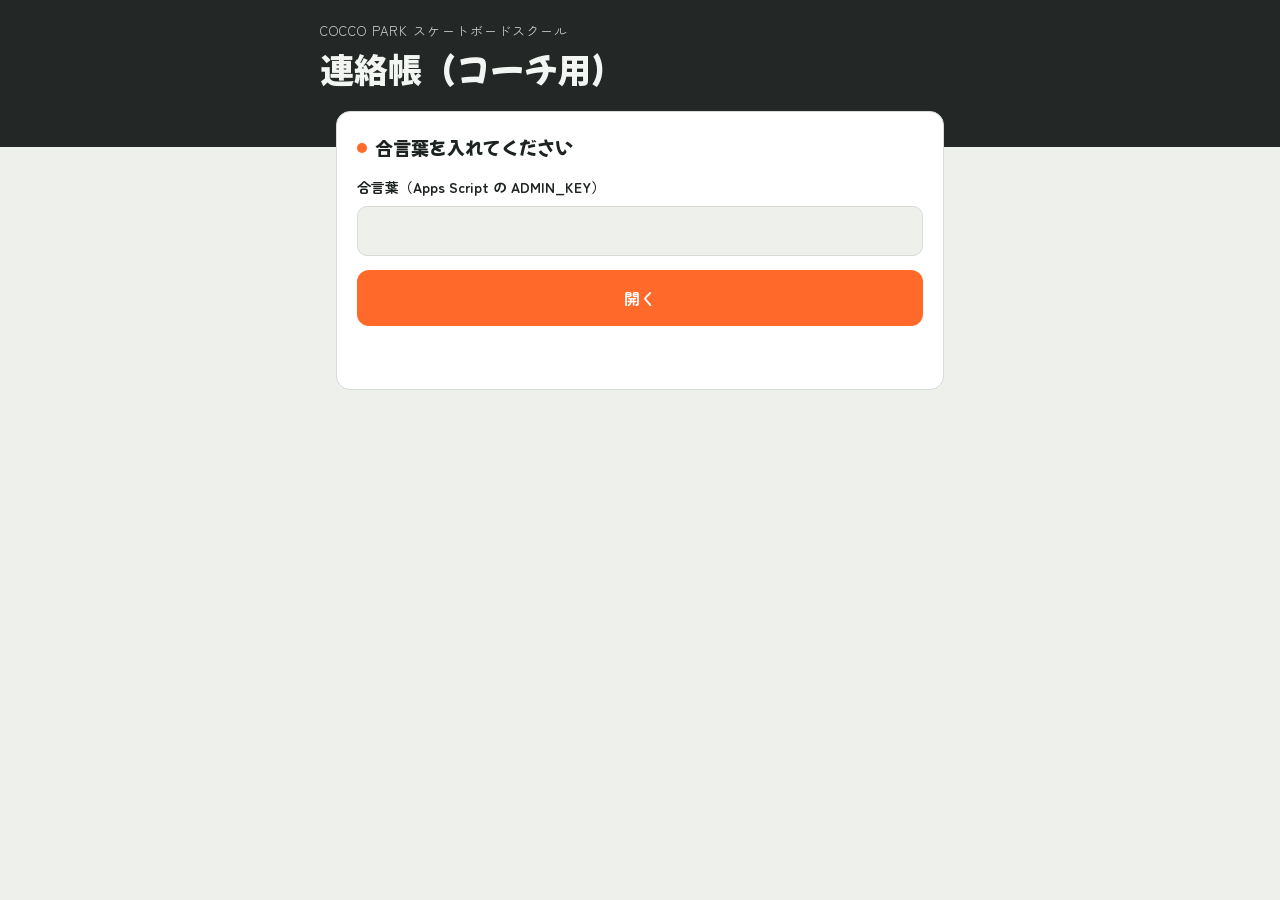
<file: coach.html>
<!doctype html>
<html lang="ja">
<head>
<meta charset="utf-8">
<meta name="viewport" content="width=device-width, initial-scale=1, viewport-fit=cover">
<meta name="robots" content="noindex">
<title>連絡帳 コーチ用</title>
<link rel="preconnect" href="https://fonts.googleapis.com">
<link rel="preconnect" href="https://fonts.gstatic.com" crossorigin>
<link rel="stylesheet" href="https://fonts.googleapis.com/css2?family=Mochiy+Pop+One&family=Zen+Maru+Gothic:wght@500;700&display=swap">
<link rel="stylesheet" href="style.css">
<script src="config.js"></script>
<script src="common.js"></script>
</head>
<body>
<header class="band">
  <div class="band-inner">
    <p class="school" id="school"></p>
    <h1 class="title">連絡帳（コーチ用）</h1>
  </div>
</header>

<main class="wrap">
  <!-- ログイン -->
  <section class="card" id="loginCard">
    <h2><span class="dot"></span>合言葉を入れてください</h2>
    <form class="form" id="loginForm">
      <div class="field"><label for="key">合言葉（Apps Script の ADMIN_KEY）</label><input type="password" id="key" autocomplete="current-password"></div>
      <button class="btn btn-primary" type="submit">開く</button>
      <p class="status" id="loginStatus" role="status"></p>
    </form>
  </section>

  <div id="app" hidden class="wrap-inner">
    <div class="sample-flag" id="gasWarn" hidden role="alert"></div>
    <!-- 連絡帳を書く -->
    <section class="card">
      <h2><span class="dot"></span>連絡帳を書く</h2>
      <form class="form" id="entryForm">
        <div class="field"><label for="student">生徒さん</label><select id="student" required></select></div>
        <div class="grid2">
          <div class="field"><label for="date">日付</label><input type="date" id="date" required></div>
          <div class="field"><label for="count">何回目</label><input type="number" id="count" min="1"></div>
        </div>
        <div class="field"><label for="feedback">コーチからのフィードバック</label><textarea id="feedback" required style="min-height:160px" placeholder="今日の練習の様子や、がんばったことを書いてください"></textarea></div>
        <div class="field"><label for="good">よかったところ・できたこと（任意）</label><textarea id="good"></textarea></div>
        <div class="field"><label for="next">次回の目標（任意）</label><input type="text" id="next"></div>
        <div class="field"><label for="home">おうちでできる練習（任意）</label><textarea id="home"></textarea></div>
        <div class="field"><label for="notice">おしらせ・持ち物（任意）</label><textarea id="notice"></textarea></div>
        <button class="btn btn-primary" type="submit" id="saveBtn">保存する</button>
        <p class="status" id="saveStatus" role="status"></p>
      </form>
      <div id="sendBox" hidden class="form" style="margin-top:12px">
        <div class="field"><label for="sendText">保護者さまへ送る文（コピーしてLINEへ）</label><textarea id="sendText" readonly></textarea></div>
        <button class="btn btn-outline" type="button" data-copy="sendText">文をコピー</button>
      </div>
    </section>

    <!-- 既読・メッセージ -->
    <section class="card">
      <h2><span class="dot"></span>既読・メッセージ</h2>
      <button class="btn btn-outline" type="button" id="reloadBtn">最新の状況にする</button>
      <h3 class="tbl-h">メッセージ</h3>
      <div class="table-scroll"><table><thead><tr><th>受信</th><th>生徒</th><th>差出人</th><th>内容</th></tr></thead><tbody id="msgRows"></tbody></table></div>
      <h3 class="tbl-h">連絡帳（新しい順）</h3>
      <div class="table-scroll"><table><thead><tr><th>日付</th><th>生徒</th><th>回</th><th>既読</th></tr></thead><tbody id="entryRows"></tbody></table></div>
      <p class="note">連絡帳の文章を直したいときは、スプレッドシートの「連絡帳」シートで直接書き換えられます。</p>
    </section>

    <!-- 生徒 -->
    <section class="card">
      <h2><span class="dot"></span>生徒さん</h2>
      <form class="form" id="studentForm">
        <div class="grid2">
          <div class="field"><label for="sName">名前</label><input type="text" id="sName" required placeholder="そうた"></div>
          <div class="field"><label for="sGrade">学年・年齢（任意）</label><input type="text" id="sGrade" placeholder="小学2年"></div>
        </div>
        <button class="btn btn-outline" type="submit" id="addBtn">生徒さんを登録</button>
        <p class="status" id="addStatus" role="status"></p>
      </form>
      <div id="newStudentBox" hidden class="form" style="margin-top:12px">
        <div class="field"><label for="welcomeText">専用リンクのご案内（最初に1回だけLINEで送る）</label><textarea id="welcomeText" readonly style="min-height:140px"></textarea></div>
        <button class="btn btn-outline" type="button" data-copy="welcomeText">文をコピー</button>
      </div>
      <h3 class="tbl-h">登録済み</h3>
      <div class="table-scroll"><table><thead><tr><th>名前</th><th>回数</th><th>専用リンク</th></tr></thead><tbody id="studentRows"></tbody></table></div>
    </section>
  </div>
</main>

<script>
(function () {
  const C = window.SK8_CONFIG, S = window.SK8, el = S.el, $ = (id) => document.getElementById(id);
  $("school").textContent = C.schoolName;
  let KEY = S.store("sk8-admin-key") || "", DB = null;

  const linkFor = (id) => new URL("index.html#s=" + id, location.href).toString();
  const fmtAt = (s) => String(s || "").slice(5).replace("-", "/");
  const say = (id, text, kind) => { $(id).className = "status" + (kind ? " " + kind : ""); $(id).textContent = text; };
  const errText = (e) => e.code === "bad_key" ? "合言葉が違います。" : e.code === "no_gas" ? "config.js に Apps Script のURLが入っていません。" : "通信できませんでした。少し待ってからもう一度お試しください。";

  // ----- データ読み込みと表示 -----
  async function load() {
    DB = await S.get({ key: KEY });
    // 古い Apps Script は連絡帳ごとに "time" を返す。新しいものは返さない
    const old = DB.entries.some((e) => Object.prototype.hasOwnProperty.call(e, "time"));
    $("gasWarn").hidden = !old;
    $("gasWarn").textContent = old
      ? "【要対応】Apps Script が古いプログラムのまま動いています。そのため、保護者さまのページで「何回目」やフィードバックの表示がずれたり、既読が記録されなかったりします。Apps Script に新しいコードを貼り付けて保存し、「デプロイ」→「デプロイを管理」→ 鉛筆マーク →「新バージョン」→「デプロイ」をしてください。"
      : "";
    const counts = {}; DB.entries.forEach((e) => counts[e.student] = (counts[e.student] || 0) + 1);

    const cur = $("student").value;
    $("student").replaceChildren(el("option", { value: "" }, "選んでください"),
      ...DB.students.map((s) => el("option", { value: s.id }, s.name + (s.grade ? "（" + s.grade + "）" : ""))));
    $("student").value = cur;

    $("studentRows").replaceChildren(...(DB.students.length ? DB.students.map((s) => el("tr", {},
      el("td", {}, s.name), el("td", {}, String(counts[s.id] || 0)),
      el("td", {}, el("button", { class: "mini", type: "button", onclick: (ev) => copy(linkFor(s.id), ev.target) }, "リンクをコピー"))))
      : [el("tr", {}, el("td", { colspan: "3" }, "まだ登録がありません。上のフォームから登録してください。"))]));

    const entries = DB.entries.slice().sort((a, b) => String(b.date).localeCompare(String(a.date)) || String(b.createdAt).localeCompare(String(a.createdAt)));
    $("entryRows").replaceChildren(...(entries.length ? entries.map((e) => el("tr", {},
      el("td", {}, S.shortDate(e.date)), el("td", {}, e.name), el("td", {}, e.count),
      el("td", {}, el("span", { class: "pill " + (e.readAt ? "done" : "try") }, e.readAt ? "既読 " + fmtAt(e.readAt) : "未読"))))
      : [el("tr", {}, el("td", { colspan: "4" }, "まだありません"))]));

    const msgs = DB.messages.slice().reverse();
    $("msgRows").replaceChildren(...(msgs.length ? msgs.map((m) => el("tr", {},
      el("td", {}, fmtAt(m.at)), el("td", {}, m.name), el("td", {}, m.from), el("td", { style: "white-space:pre-wrap;min-width:12em" }, m.text)))
      : [el("tr", {}, el("td", { colspan: "4" }, "メッセージはまだありません"))]));
  }

  // 生徒を選んだら「何回目」を自動で入れる（前回の回数＋1。初めてなら1）
  $("student").addEventListener("change", () => {
    if (!DB) return;
    const counts = DB.entries.filter((e) => e.student === $("student").value)
      .map((e) => parseInt(e.count, 10)).filter((n) => n > 0);
    $("count").value = $("student").value ? (counts.length ? Math.max(...counts) : 0) + 1 : "";
  });

  // ----- ログイン -----
  async function login() {
    say("loginStatus", "確認中…");
    try { await load(); S.store("sk8-admin-key", KEY); $("loginCard").hidden = true; $("app").hidden = false; restoreDraft(); }
    catch (e) { say("loginStatus", errText(e), "err"); }
  }
  $("key").value = KEY;
  $("loginForm").addEventListener("submit", (ev) => { ev.preventDefault(); KEY = $("key").value.trim(); login(); });
  if (KEY) login();
  $("date").value = new Date().toLocaleDateString("sv-SE");

  // ----- 書きかけを守る -----
  // 1行の入力欄で改行（Enter）を押しても保存されないようにする
  $("entryForm").addEventListener("keydown", (ev) => {
    if (ev.key === "Enter" && ev.target.tagName === "INPUT") ev.preventDefault();
  });
  // 書いている内容をこの端末に下書き保存（アプリを切り替えて画面が読み込み直されても戻せるように）
  const DRAFT_FIELDS = ["student", "date", "count", "feedback", "good", "next", "home", "notice"];
  const DRAFT_KEY = "sk8-entry-draft";
  function saveDraft() {
    const d = {}; DRAFT_FIELDS.forEach((id) => d[id] = $(id).value);
    S.store(DRAFT_KEY, JSON.stringify(d));
  }
  function clearDraft() { S.store(DRAFT_KEY, ""); }
  function restoreDraft() {
    let d = null; try { d = JSON.parse(S.store(DRAFT_KEY) || "null"); } catch (e) {}
    if (!d || !(d.feedback || d.good || d.next || d.home || d.notice)) return;
    DRAFT_FIELDS.forEach((id) => { if (d[id] != null) $(id).value = d[id]; });
    say("saveStatus", "書きかけの内容を戻しました。まだ保存されていません。", "ok");
  }
  $("entryForm").addEventListener("input", saveDraft);
  $("entryForm").addEventListener("change", saveDraft);

  // ----- 連絡帳を保存 -----
  $("entryForm").addEventListener("submit", async (ev) => {
    ev.preventDefault();
    const st = DB.students.find((s) => s.id === $("student").value);
    $("saveBtn").disabled = true; say("saveStatus", "保存中…");
    try {
      await S.post({ type: "entry", key: KEY, student: st.id, date: $("date").value,
        count: $("count").value, feedback: $("feedback").value.trim(), good: $("good").value.trim(),
        next: $("next").value.trim(), home: $("home").value.trim(), notice: $("notice").value.trim() });
      say("saveStatus", "保存しました。下の文をLINEで送ってください。", "ok");
      $("sendText").value = `${st.name}さんの今日の連絡帳が届きました🛹\nいつものリンクからご覧ください。読んだら「読みました」ボタンを押してくださいね。\n${linkFor(st.id)}`;
      $("sendBox").hidden = false;
      ["feedback", "good", "next", "home", "notice"].forEach((id) => $(id).value = "");
      clearDraft();
      await load(); $("count").value = "";
    } catch (e) { say("saveStatus", errText(e), "err"); }
    finally { $("saveBtn").disabled = false; }
  });

  // ----- 生徒を登録 -----
  $("studentForm").addEventListener("submit", async (ev) => {
    ev.preventDefault();
    const name = $("sName").value.trim();
    $("addBtn").disabled = true; say("addStatus", "登録中…");
    try {
      const r = await S.post({ type: "student", key: KEY, name, grade: $("sGrade").value.trim() });
      say("addStatus", name + "さんを登録しました。下の文を保護者さまにLINEで送ってください。", "ok");
      $("welcomeText").value = `${C.schoolName}です。\n${name}さんの「スケボー連絡帳」の専用リンクです。\nレッスンのたびにここに連絡帳が追加され、これまでの記録もすべて見られます。ブックマークやホーム画面への追加がおすすめです。\n${linkFor(r.id)}\n※ご家族以外には共有しないでください。\n\n使い方はこちら\n${new URL("guide.html", location.href)}`;
      $("newStudentBox").hidden = false; $("sName").value = ""; $("sGrade").value = "";
      await load();
    } catch (e) { say("addStatus", errText(e), "err"); }
    finally { $("addBtn").disabled = false; }
  });

  // ----- コピー -----
  function copy(text, btn) {
    const done = () => { const t = btn.textContent; btn.textContent = "コピーしました"; setTimeout(() => btn.textContent = t, 1500); };
    navigator.clipboard.writeText(text).then(done).catch(() => { window.prompt ? window.prompt("コピーしてください", text) : null; });
  }
  document.querySelectorAll("[data-copy]").forEach((b) => b.addEventListener("click", () => copy($(b.dataset.copy).value, b)));
  $("reloadBtn").addEventListener("click", async () => { try { await load(); } catch (e) { alert(errText(e)); } });
})();
</script>
</body>
</html>
</file>
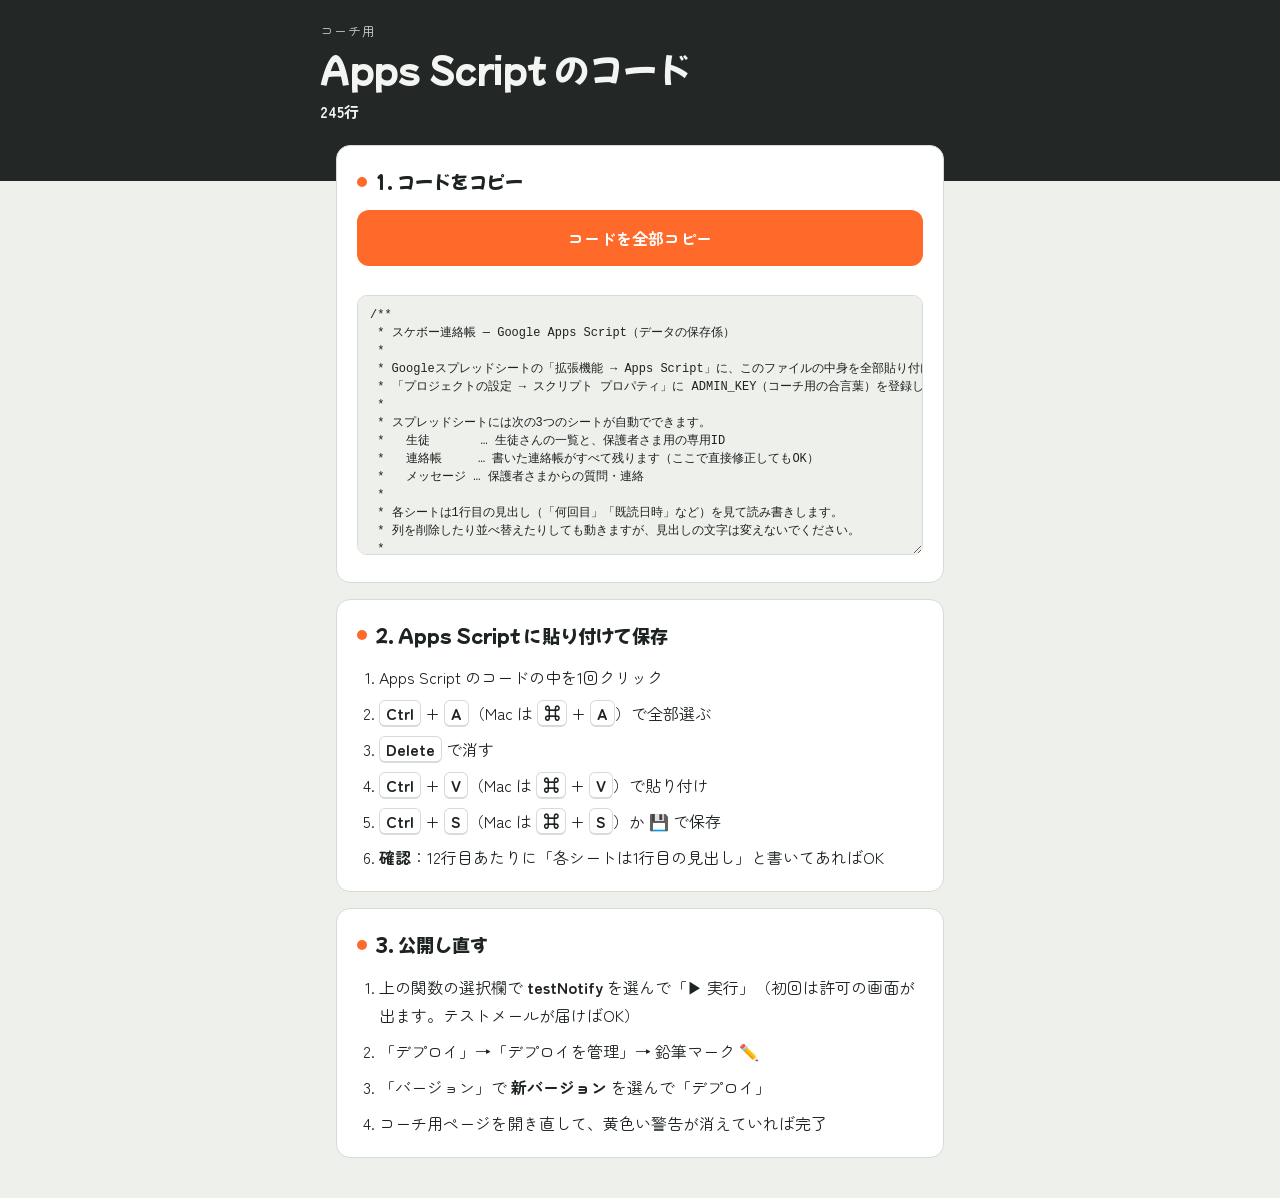
<file: code.html>
<!doctype html>
<html lang="ja">
<head>
<meta charset="utf-8">
<meta name="viewport" content="width=device-width, initial-scale=1, viewport-fit=cover">
<meta name="robots" content="noindex">
<title>Apps Script コード</title>
<link rel="preconnect" href="https://fonts.googleapis.com">
<link rel="preconnect" href="https://fonts.gstatic.com" crossorigin>
<link rel="stylesheet" href="https://fonts.googleapis.com/css2?family=Mochiy+Pop+One&family=Zen+Maru+Gothic:wght@500;700&display=swap">
<link rel="stylesheet" href="style.css">
<style>
  #code {
    width: 100%; min-height: 260px; font-family: ui-monospace, "SFMono-Regular", Menlo, Consolas, monospace;
    font-size: 12px; line-height: 1.5; white-space: pre; overflow: auto;
  }
  ol.how { margin: 0; padding-left: 1.4em; display: grid; gap: 8px; }
  kbd {
    font-family: inherit; font-weight: 700; border: 1px solid var(--line); border-bottom-width: 2px;
    border-radius: 6px; padding: 0 6px; background: var(--paper); white-space: nowrap;
  }
</style>
</head>
<body>
<header class="band">
  <div class="band-inner">
    <p class="school">コーチ用</p>
    <h1 class="title">Apps Script のコード</h1>
    <p class="who" id="ver"></p>
  </div>
</header>

<main class="wrap">
  <section class="card">
    <h2><span class="dot"></span>1. コードをコピー</h2>
    <button class="btn btn-primary" id="copyBtn" type="button" disabled>読み込み中…</button>
    <p class="status" id="copyStatus" role="status"></p>
    <textarea id="code" readonly aria-label="Apps Script のコード"></textarea>
  </section>

  <section class="card">
    <h2><span class="dot"></span>2. Apps Script に貼り付けて保存</h2>
    <ol class="how">
      <li>Apps Script のコードの中を1回クリック</li>
      <li><kbd>Ctrl</kbd> + <kbd>A</kbd>（Mac は <kbd>⌘</kbd> + <kbd>A</kbd>）で全部選ぶ</li>
      <li><kbd>Delete</kbd> で消す</li>
      <li><kbd>Ctrl</kbd> + <kbd>V</kbd>（Mac は <kbd>⌘</kbd> + <kbd>V</kbd>）で貼り付け</li>
      <li><kbd>Ctrl</kbd> + <kbd>S</kbd>（Mac は <kbd>⌘</kbd> + <kbd>S</kbd>）か 💾 で保存</li>
      <li><strong>確認</strong>：12行目あたりに「各シートは1行目の見出し」と書いてあればOK</li>
    </ol>
  </section>

  <section class="card">
    <h2><span class="dot"></span>3. 公開し直す</h2>
    <ol class="how">
      <li>上の関数の選択欄で <strong>testNotify</strong> を選んで「▶ 実行」（初回は許可の画面が出ます。テストメールが届けばOK）</li>
      <li>「デプロイ」→「デプロイを管理」→ 鉛筆マーク ✏️</li>
      <li>「バージョン」で <strong>新バージョン</strong> を選んで「デプロイ」</li>
      <li>コーチ用ページを開き直して、黄色い警告が消えていれば完了</li>
    </ol>
  </section>
</main>

<script>
(async function () {
  const $ = (id) => document.getElementById(id);
  try {
    const res = await fetch("gas/Code.gs?t=" + Date.now(), { cache: "no-store" });
    if (!res.ok) throw new Error(res.status);
    const text = await res.text();
    $("code").value = text;
    $("copyBtn").disabled = false;
    $("copyBtn").textContent = "コードを全部コピー";
    $("ver").textContent = text.split("\n").length + "行";
  } catch (e) {
    $("copyBtn").textContent = "読み込めませんでした";
    $("copyStatus").className = "status err";
    $("copyStatus").textContent = "ページを開き直してください。";
  }
  $("copyBtn").addEventListener("click", () => {
    const text = $("code").value;
    navigator.clipboard.writeText(text).then(() => {
      $("copyStatus").className = "status ok";
      $("copyStatus").textContent = "コピーしました。Apps Script に貼り付けてください。";
    }).catch(() => {
      $("code").focus(); $("code").select();
      $("copyStatus").className = "status";
      $("copyStatus").textContent = "下の枠のコードを全部選びました。右クリック（長押し）→「コピー」してください。";
    });
  });
})();
</script>
</body>
</html>
</file>
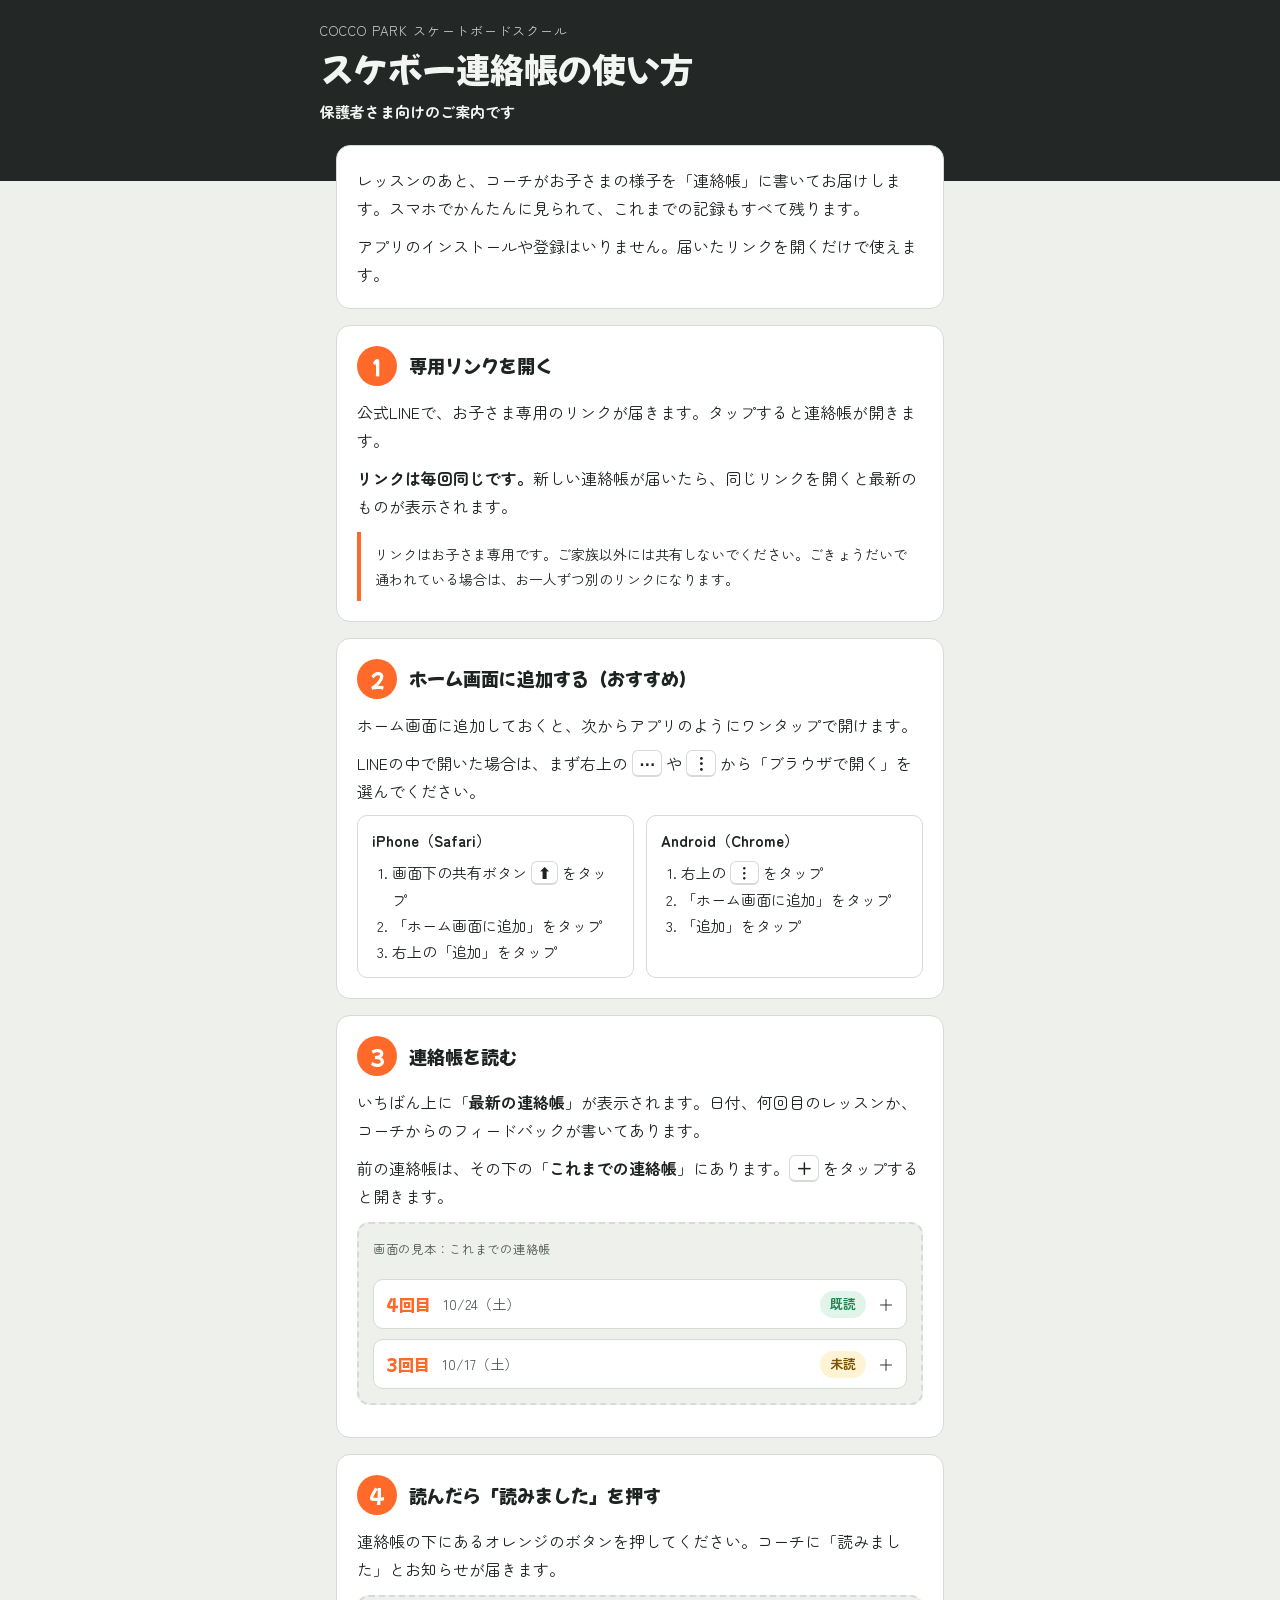
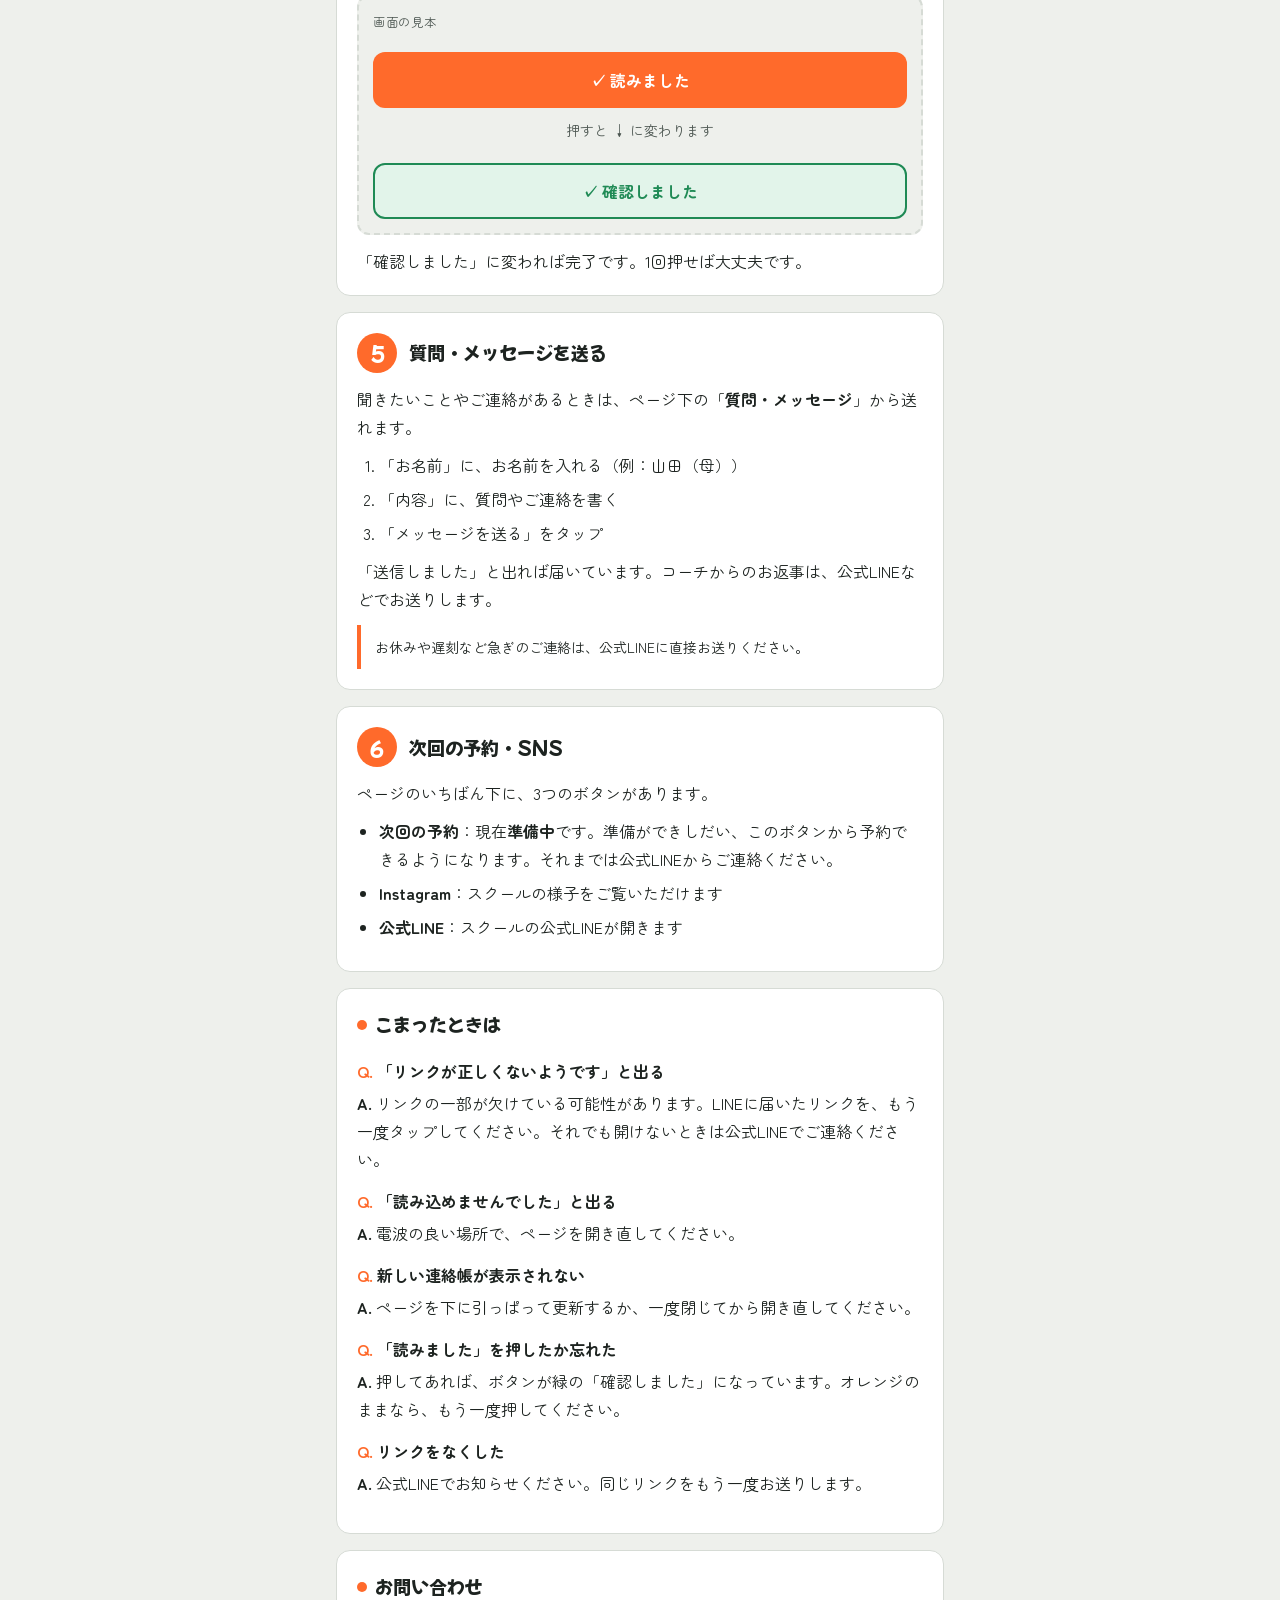
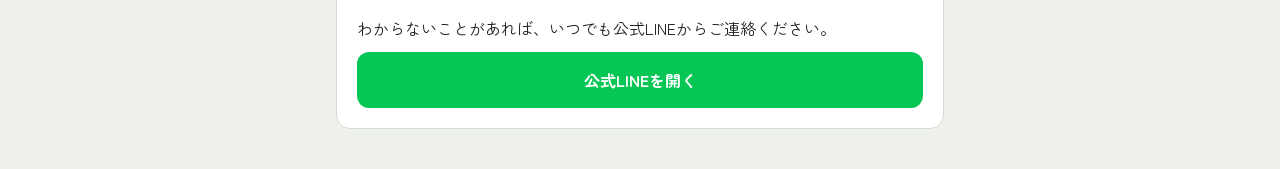
<file: guide.html>
<!doctype html>
<html lang="ja">
<head>
<meta charset="utf-8">
<meta name="viewport" content="width=device-width, initial-scale=1, viewport-fit=cover">
<title>スケボー連絡帳の使い方</title>
<link rel="preconnect" href="https://fonts.googleapis.com">
<link rel="preconnect" href="https://fonts.gstatic.com" crossorigin>
<link rel="stylesheet" href="https://fonts.googleapis.com/css2?family=Mochiy+Pop+One&family=Zen+Maru+Gothic:wght@500;700&display=swap">
<link rel="stylesheet" href="style.css">
<script src="config.js"></script>
<style>
  /* 手順は本当に順番があるので、番号を大きく見せる */
  .step-head { display: flex; align-items: center; gap: 12px; margin: 0 0 12px; }
  .step-no {
    flex: none; width: 40px; height: 40px; border-radius: 50%;
    background: var(--accent); color: var(--accent-ink);
    font-family: var(--display); font-size: 20px; display: grid; place-items: center;
  }
  .step-head h2 { margin: 0; }
  .card p { margin: 0 0 10px; }
  .card p:last-child { margin-bottom: 0; }
  ol.how, ul.how { margin: 0 0 10px; padding-left: 1.4em; display: grid; gap: 6px; }
  /* 実際の画面に似せた見本 */
  .mock {
    border: 2px dashed var(--line); border-radius: 12px; padding: 14px;
    margin: 12px 0; display: grid; gap: 10px; background: var(--bg);
  }
  .mock-label { font-size: 12px; color: var(--muted); letter-spacing: .06em; margin: 0; }
  .mock .btn { pointer-events: none; min-height: 46px; }
  .mock-row {
    display: flex; align-items: center; gap: 12px; border: 1px solid var(--line);
    border-radius: 10px; padding: 10px 12px; background: var(--paper);
  }
  .mock-row .n { font-family: var(--display); color: var(--accent); }
  .mock-row .d { color: var(--muted); font-size: 14px; flex: 1; }
  .arrow { text-align: center; color: var(--muted); font-size: 14px; margin: 0; }
  .tip {
    background: var(--paper); border-left: 4px solid var(--accent); border-radius: 0 10px 10px 0;
    padding: 10px 14px; font-size: 14px; margin-top: 12px;
  }
  .phone-split { display: grid; grid-template-columns: repeat(auto-fit, minmax(220px, 1fr)); gap: 12px; margin-top: 8px; }
  .phone-split > div { border: 1px solid var(--line); border-radius: 10px; padding: 12px 14px; min-width: 0; }
  .phone-split h3 { font-size: 15px; margin: 0 0 6px; }
  .phone-split ol { margin: 0; padding-left: 1.3em; font-size: 15px; }
  .qa dt { font-weight: 700; margin-top: 14px; }
  .qa dt:first-child { margin-top: 0; }
  .qa dt::before { content: "Q. "; color: var(--accent); }
  .qa dd { margin: 4px 0 0; }
  .qa dd::before { content: "A. "; font-weight: 700; }
  kbd {
    font-family: inherit; font-weight: 700; border: 1px solid var(--line); border-bottom-width: 2px;
    border-radius: 6px; padding: 0 6px; background: var(--paper); white-space: nowrap;
  }
</style>
</head>
<body>
<header class="band">
  <div class="band-inner">
    <p class="school" id="school"></p>
    <h1 class="title">スケボー連絡帳の使い方</h1>
    <p class="who">保護者さま向けのご案内です</p>
  </div>
</header>

<main class="wrap">
  <section class="card">
    <p>レッスンのあと、コーチがお子さまの様子を「連絡帳」に書いてお届けします。スマホでかんたんに見られて、これまでの記録もすべて残ります。</p>
    <p>アプリのインストールや登録はいりません。届いたリンクを開くだけで使えます。</p>
  </section>

  <section class="card" aria-labelledby="s1">
    <div class="step-head"><span class="step-no">1</span><h2 id="s1">専用リンクを開く</h2></div>
    <p>公式LINEで、お子さま専用のリンクが届きます。タップすると連絡帳が開きます。</p>
    <p><strong>リンクは毎回同じです。</strong>新しい連絡帳が届いたら、同じリンクを開くと最新のものが表示されます。</p>
    <div class="tip">リンクはお子さま専用です。ご家族以外には共有しないでください。ごきょうだいで通われている場合は、お一人ずつ別のリンクになります。</div>
  </section>

  <section class="card" aria-labelledby="s2">
    <div class="step-head"><span class="step-no">2</span><h2 id="s2">ホーム画面に追加する（おすすめ）</h2></div>
    <p>ホーム画面に追加しておくと、次からアプリのようにワンタップで開けます。</p>
    <p>LINEの中で開いた場合は、まず右上の <kbd>⋯</kbd> や <kbd>︙</kbd> から「ブラウザで開く」を選んでください。</p>
    <div class="phone-split">
      <div>
        <h3>iPhone（Safari）</h3>
        <ol>
          <li>画面下の共有ボタン <kbd>⬆</kbd> をタップ</li>
          <li>「ホーム画面に追加」をタップ</li>
          <li>右上の「追加」をタップ</li>
        </ol>
      </div>
      <div>
        <h3>Android（Chrome）</h3>
        <ol>
          <li>右上の <kbd>︙</kbd> をタップ</li>
          <li>「ホーム画面に追加」をタップ</li>
          <li>「追加」をタップ</li>
        </ol>
      </div>
    </div>
  </section>

  <section class="card" aria-labelledby="s3">
    <div class="step-head"><span class="step-no">3</span><h2 id="s3">連絡帳を読む</h2></div>
    <p>いちばん上に「<strong>最新の連絡帳</strong>」が表示されます。日付、何回目のレッスンか、コーチからのフィードバックが書いてあります。</p>
    <p>前の連絡帳は、その下の「<strong>これまでの連絡帳</strong>」にあります。<kbd>＋</kbd> をタップすると開きます。</p>
    <div class="mock" aria-hidden="true">
      <p class="mock-label">画面の見本：これまでの連絡帳</p>
      <div class="mock-row"><span class="n">4回目</span><span class="d">10/24（土）</span><span class="pill done">既読</span><span>＋</span></div>
      <div class="mock-row"><span class="n">3回目</span><span class="d">10/17（土）</span><span class="pill try">未読</span><span>＋</span></div>
    </div>
  </section>

  <section class="card" aria-labelledby="s4">
    <div class="step-head"><span class="step-no">4</span><h2 id="s4">読んだら「読みました」を押す</h2></div>
    <p>連絡帳の下にあるオレンジのボタンを押してください。コーチに「読みました」とお知らせが届きます。</p>
    <div class="mock" aria-hidden="true">
      <p class="mock-label">画面の見本</p>
      <span class="btn btn-primary">✓ 読みました</span>
      <p class="arrow">押すと ↓ に変わります</p>
      <span class="btn btn-ok">✓ 確認しました</span>
    </div>
    <p>「確認しました」に変われば完了です。1回押せば大丈夫です。</p>
  </section>

  <section class="card" aria-labelledby="s5">
    <div class="step-head"><span class="step-no">5</span><h2 id="s5">質問・メッセージを送る</h2></div>
    <p>聞きたいことやご連絡があるときは、ページ下の「<strong>質問・メッセージ</strong>」から送れます。</p>
    <ol class="how">
      <li>「お名前」に、お名前を入れる（例：山田（母））</li>
      <li>「内容」に、質問やご連絡を書く</li>
      <li>「メッセージを送る」をタップ</li>
    </ol>
    <p>「送信しました」と出れば届いています。コーチからのお返事は、公式LINEなどでお送りします。</p>
    <div class="tip">お休みや遅刻など急ぎのご連絡は、公式LINEに直接お送りください。</div>
  </section>

  <section class="card" aria-labelledby="s6">
    <div class="step-head"><span class="step-no">6</span><h2 id="s6">次回の予約・SNS</h2></div>
    <p>ページのいちばん下に、3つのボタンがあります。</p>
    <ul class="how">
      <li id="reserveItem"><strong>次回の予約</strong>：現在<strong>準備中</strong>です。準備ができしだい、このボタンから予約できるようになります。それまでは公式LINEからご連絡ください。</li>
      <li><strong>Instagram</strong>：スクールの様子をご覧いただけます</li>
      <li><strong>公式LINE</strong>：スクールの公式LINEが開きます</li>
    </ul>
  </section>

  <section class="card" aria-labelledby="faq">
    <h2 id="faq"><span class="dot"></span>こまったときは</h2>
    <dl class="qa">
      <dt>「リンクが正しくないようです」と出る</dt>
      <dd>リンクの一部が欠けている可能性があります。LINEに届いたリンクを、もう一度タップしてください。それでも開けないときは公式LINEでご連絡ください。</dd>
      <dt>「読み込めませんでした」と出る</dt>
      <dd>電波の良い場所で、ページを開き直してください。</dd>
      <dt>新しい連絡帳が表示されない</dt>
      <dd>ページを下に引っぱって更新するか、一度閉じてから開き直してください。</dd>
      <dt>「読みました」を押したか忘れた</dt>
      <dd>押してあれば、ボタンが緑の「確認しました」になっています。オレンジのままなら、もう一度押してください。</dd>
      <dt>リンクをなくした</dt>
      <dd>公式LINEでお知らせください。同じリンクをもう一度お送りします。</dd>
    </dl>
  </section>

  <section class="card" aria-labelledby="contact">
    <h2 id="contact"><span class="dot"></span>お問い合わせ</h2>
    <p>わからないことがあれば、いつでも公式LINEからご連絡ください。</p>
    <a class="btn btn-line" id="lineBtn" target="_blank" rel="noopener">公式LINEを開く</a>
  </section>
</main>

<script>
  (function () {
    var C = window.SK8_CONFIG || {};
    document.getElementById("school").textContent = C.schoolName || "";
    if (C.lineUrl) document.getElementById("lineBtn").href = C.lineUrl;
    if (C.reserveUrl) document.getElementById("reserveItem").innerHTML = "<strong>次回の予約をする</strong>：次のレッスンの予約ページが開きます";
  })();
</script>
</body>
</html>
</file>
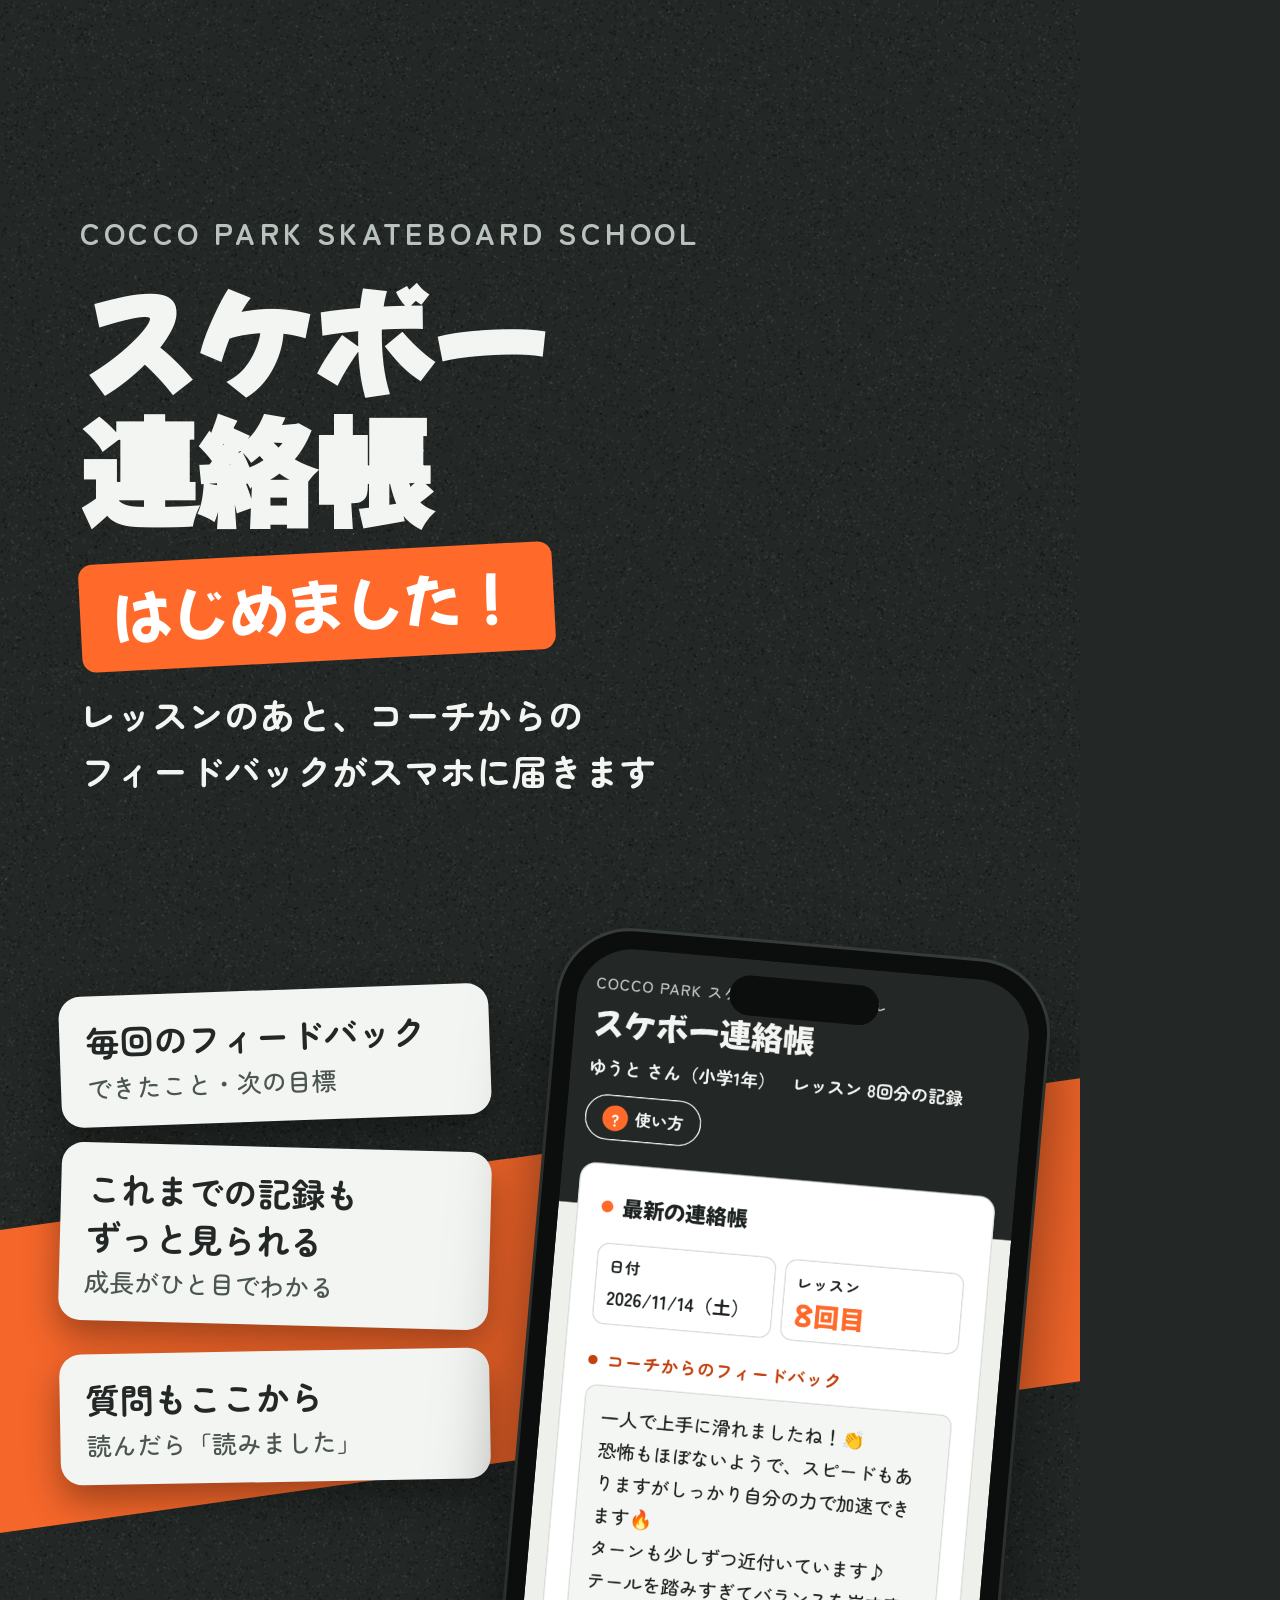
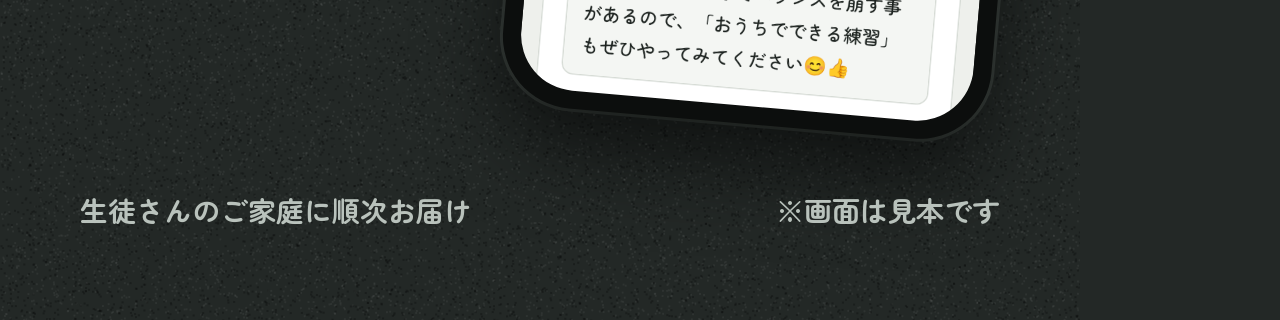
<file: promo/story.html>
<!doctype html>
<html lang="ja">
<head>
<meta charset="utf-8">
<title>連絡帳 ストーリー画像</title>
<link rel="stylesheet" href="https://fonts.googleapis.com/css2?family=Mochiy+Pop+One&family=Zen+Maru+Gothic:wght@500;700&display=swap">
<style>
  /* Instagram ストーリー 1080×1920。上下の約220pxはアカウント名・返信欄がかぶるので文字を置かない */
  :root {
    --grip: #232826; --grip-2: #2c322f; --ink: #f3f5f2; --muted: #b9c2bc;
    --accent: #ff6a2b; --accent-ink: #ffffff;
    --display: "Mochiy Pop One", sans-serif; --body: "Zen Maru Gothic", sans-serif;
  }
  * { box-sizing: border-box; }
  html, body { margin: 0; }
  body { width: 1080px; height: 1920px; overflow: hidden; background: var(--grip); color: var(--ink); font-family: var(--body); }
  .story { position: relative; width: 1080px; height: 1920px; overflow: hidden; }
  canvas#grip { position: absolute; inset: 0; }

  /* オレンジの太い帯（デッキテープの上のステッカーのイメージ） */
  .slash {
    position: absolute; left: -120px; top: 1150px; width: 1400px; height: 300px;
    background: var(--accent); transform: rotate(-8deg); opacity: .95;
  }

  .head { position: absolute; top: 210px; left: 80px; right: 80px; }
  .brand { font-size: 30px; letter-spacing: .14em; color: var(--muted); margin: 0 0 22px; font-weight: 700; }
  .title { font-family: var(--display); font-size: 116px; line-height: 1.1; margin: 0; letter-spacing: .01em; }
  .badge {
    display: inline-block; margin-top: 22px; background: var(--accent); color: var(--accent-ink);
    font-family: var(--display); font-size: 58px; padding: 10px 34px 14px; border-radius: 14px;
    transform: rotate(-3deg);
  }
  .lead { font-size: 36px; line-height: 1.55; margin: 26px 0 0; font-weight: 700; }

  /* スマホの見本 */
  .phone {
    position: absolute; top: 945px; right: 60px; width: 490px; height: 780px;
    border-radius: 72px; background: #0c0e0d; padding: 18px;
    box-shadow: 0 40px 80px rgba(0,0,0,.55), 0 0 0 3px #3a413d;
    transform: rotate(5deg);
  }
  .screen { width: 100%; height: 100%; border-radius: 56px; overflow: hidden; background: #eef0ec; }
  .screen img { width: 100%; display: block; }
  .notch { position: absolute; top: 34px; left: 50%; width: 150px; height: 40px; margin-left: -75px; border-radius: 20px; background: #0c0e0d; }

  /* できること */
  .points { position: absolute; top: 990px; left: 60px; width: 430px; display: grid; gap: 26px; }
  .point {
    background: var(--ink); color: var(--grip); border-radius: 22px; padding: 22px 26px;
    font-size: 34px; font-weight: 700; line-height: 1.4;
    box-shadow: 0 16px 34px rgba(0,0,0,.35);
  }
  .point small { display: block; font-size: 25px; color: #4c5651; font-weight: 500; margin-top: 4px; }
  .point:nth-child(1) { transform: rotate(-2deg); }
  .point:nth-child(2) { transform: rotate(1.5deg); }
  .point:nth-child(3) { transform: rotate(-1deg); }

  .foot { position: absolute; left: 80px; right: 80px; top: 1790px; display: flex; justify-content: space-between; align-items: baseline; }
  .foot p { margin: 0; font-size: 28px; color: var(--muted); font-weight: 700; }
</style>
</head>
<body>
<div class="story">
  <canvas id="grip" width="1080" height="1920"></canvas>
  <div class="slash"></div>

  <div class="head">
    <p class="brand">COCCO PARK SKATEBOARD SCHOOL</p>
    <h1 class="title">スケボー<br>連絡帳</h1>
    <span class="badge">はじめました！</span>
    <p class="lead">レッスンのあと、コーチからの<br>フィードバックがスマホに届きます</p>
  </div>

  <div class="points">
    <div class="point">毎回のフィードバック<small>できたこと・次の目標</small></div>
    <div class="point">これまでの記録も<br>ずっと見られる<small>成長がひと目でわかる</small></div>
    <div class="point">質問もここから<small>読んだら「読みました」</small></div>
  </div>

  <div class="phone">
    <div class="screen"><img src="phone-sample.png" alt=""></div>
    <div class="notch"></div>
  </div>

  <div class="foot">
    <p>生徒さんのご家庭に順次お届け</p>
    <p>※画面は見本です</p>
  </div>
</div>
<script>
  // デッキテープ（グリップテープ）のざらざらした質感
  const c = document.getElementById("grip"), x = c.getContext("2d");
  x.fillStyle = "#232826"; x.fillRect(0, 0, c.width, c.height);
  let seed = 7; const rnd = () => (seed = (seed * 16807) % 2147483647) / 2147483647;
  for (let i = 0; i < 90000; i++) {
    const v = rnd(); x.fillStyle = v > .5 ? "rgba(255,255,255,.05)" : "rgba(0,0,0,.25)";
    x.fillRect(rnd() * c.width, rnd() * c.height, 2, 2);
  }
</script>
</body>
</html>
</file>
<file: style.css>
/* Layout: one narrow column like a paper notebook, grip-tape dark header band, concrete page */
:root {
  --bg: #eef0ec;          /* concrete */
  --paper: #ffffff;
  --ink: #1d2320;
  --muted: #4c5651;
  --line: #d6dbd5;
  --accent: #ff6a2b;      /* wheel orange */
  --accent-ink: #ffffff;
  --accent-text: #c2410c;  /* 白地でも読める濃いオレンジ（文字用） */
  --panel: #f4f6f3;        /* 本文を入れる枠 */
  --grip: #232826;        /* grip tape */
  --grip-ink: #f3f5f2;
  --ok: #1f8a55;
  --ok-bg: #e2f4ea;
  --warn-bg: #fff3d6;
  --warn-ink: #7a5300;
  --insta: #c13584;
  --line-green: #06c755;
  --display: "Mochiy Pop One", "Hiragino Sans", "Yu Gothic", sans-serif;
  --body: "Zen Maru Gothic", "Hiragino Maru Gothic ProN", "Hiragino Sans", "Yu Gothic", "Meiryo", sans-serif;
  color-scheme: light;
}
@media (prefers-color-scheme: dark) {
  :root {
    --bg: #161a18;
    --paper: #202523;
    --ink: #eef1ee;
    --muted: #b8c1bb;
    --line: #353c38;
    --accent: #ff7a40;
    --accent-ink: #1a0d06;
    --accent-text: #ff9a66;
    --panel: #2a302d;
    --grip: #0e1110;
    --grip-ink: #eef1ee;
    --ok: #5fd39a;
    --ok-bg: #15372a;
    --warn-bg: #3a2f12;
    --warn-ink: #f5d68a;
    --insta: #e46bb0;
    --line-green: #2bd977;
    color-scheme: dark;
  }
}

* { box-sizing: border-box; }
html { -webkit-text-size-adjust: 100%; }
body {
  margin: 0;
  background: var(--bg);
  color: var(--ink);
  font-family: var(--body);
  font-size: 16px;
  line-height: 1.75;
}
a { color: inherit; }
button, input, textarea, select { font: inherit; color: inherit; }

.band {
  background: var(--grip);
  color: var(--grip-ink);
  padding-block: 20px 56px;
  padding-left: max(16px, env(safe-area-inset-left, 0px));
  padding-right: max(16px, env(safe-area-inset-right, 0px));
  padding-top: calc(20px + env(safe-area-inset-top, 0px));
}
.band-inner, .wrap { max-width: 640px; margin: 0 auto; }
.school { font-size: 13px; letter-spacing: .08em; opacity: .8; margin: 0; }
.title { font-family: var(--display); font-weight: 400; font-size: clamp(26px, 7vw, 34px); line-height: 1.3; margin: 4px 0 0; text-wrap: balance; }

.wrap {
  margin-top: -36px;
  padding-left: max(16px, env(safe-area-inset-left, 0px));
  padding-right: max(16px, env(safe-area-inset-right, 0px));
  padding-bottom: calc(40px + env(safe-area-inset-bottom, 0px));
  display: grid;
  gap: 16px;
}
.card {
  background: var(--paper);
  border: 1px solid var(--line);
  border-radius: 14px;
  padding: 20px;
  min-width: 0;
}
.card h2 {
  font-family: var(--display);
  font-weight: 400;
  font-size: 18px;
  margin: 0 0 12px;
  display: flex; align-items: center; gap: 8px;
}
.card h2 .dot { width: 10px; height: 10px; border-radius: 50%; background: var(--accent); flex: none; }

/* Lesson meta: date / time / count */
.meta { display: grid; grid-template-columns: repeat(2, minmax(0, 1fr)); gap: 8px; }
.meta div { border: 1px solid var(--line); border-radius: 10px; padding: 8px 10px; min-width: 0; }
.meta dt { font-size: 13px; color: var(--ink); font-weight: 700; letter-spacing: .06em; }
.meta dd { margin: 0; font-weight: 700; font-variant-numeric: tabular-nums; }
.meta .count dd { font-family: var(--display); font-weight: 400; font-size: 22px; color: var(--accent); line-height: 1.3; }
.student { font-size: 20px; font-weight: 700; margin: 0 0 12px; }
.student small { font-size: 14px; color: var(--muted); font-weight: 500; margin-left: 6px; }

.feedback { white-space: pre-wrap; overflow-wrap: anywhere; margin: 0; }
.sub { margin-top: 18px; }
.sub h3 {
  font-size: 15px; font-weight: 700; color: var(--accent-text); margin: 0 0 8px; letter-spacing: .04em;
  display: flex; align-items: center; gap: 8px;
}
.sub h3::before { content: ""; width: 8px; height: 8px; border-radius: 50%; background: currentColor; flex: none; }
/* 本文は枠の中に入れて、タイトルと分ける */
.sub h3 + p {
  background: var(--panel); border-radius: 10px; padding: 12px 14px;
  border: 1px solid var(--line);
}
.sub p { margin: 0; white-space: pre-wrap; overflow-wrap: anywhere; }

.pill { font-size: 13px; font-weight: 700; padding: 2px 10px; border-radius: 999px; white-space: nowrap; }
.pill.done { background: var(--ok-bg); color: var(--ok); }
.pill.try { background: var(--warn-bg); color: var(--warn-ink); }
.pill.new { background: var(--bg); color: var(--muted); }


/* Buttons */
.btn {
  display: flex; align-items: center; justify-content: center; gap: 8px;
  width: 100%; min-height: 52px; padding: 12px 16px;
  border-radius: 12px; border: 2px solid transparent;
  font-weight: 700; font-size: 16px; text-decoration: none; cursor: pointer;
  transition: transform .08s ease, filter .15s ease;
}
.btn:active { transform: translateY(1px); }
.btn:hover { filter: brightness(1.05); }
.btn:focus-visible, input:focus-visible, textarea:focus-visible, select:focus-visible { outline: 3px solid var(--accent); outline-offset: 2px; }
.btn-primary { background: var(--accent); color: var(--accent-ink); }
.btn-ok { background: var(--ok-bg); color: var(--ok); border-color: var(--ok); cursor: default; }
.btn-outline { background: transparent; border-color: var(--ink); color: var(--ink); }
.btn-insta { background: var(--insta); color: #fff; }
.btn-line { background: var(--line-green); color: #fff; }
.btn[aria-disabled="true"] { opacity: .55; cursor: not-allowed; }
.btn svg { width: 22px; height: 22px; flex: none; }
.btn-row { display: grid; grid-template-columns: 1fr 1fr; gap: 10px; }
@media (max-width: 380px) { .btn-row { grid-template-columns: 1fr; } }

.note { font-size: 14px; color: var(--muted); margin: 8px 0 0; }
.status { font-size: 14px; margin: 8px 0 0; min-height: 1.5em; }
.status.ok { color: var(--ok); }
.status.err { color: #d13c3c; }

/* Forms */
label { display: block; font-size: 14px; font-weight: 700; margin-bottom: 4px; }
input[type=text], input[type=date], input[type=time], input[type=number], input[type=password], textarea, select {
  width: 100%; padding: 10px 12px; border: 1px solid var(--line); border-radius: 10px;
  background: var(--bg); min-width: 0;
}
textarea { min-height: 110px; resize: vertical; line-height: 1.7; }
.field { display: grid; gap: 2px; }
.form { display: grid; gap: 14px; }
.grid2 { display: grid; grid-template-columns: repeat(auto-fit, minmax(140px, 1fr)); gap: 12px; }

.sample-flag { background: var(--warn-bg); color: var(--warn-ink); border-radius: 10px; padding: 10px 14px; font-size: 14px; }

table { border-collapse: collapse; width: 100%; font-size: 14px; }
th, td { text-align: left; padding: 8px; border-bottom: 1px solid var(--line); vertical-align: top; }
th { color: var(--muted); font-weight: 700; white-space: nowrap; }
.table-scroll { overflow-x: auto; }

@media (prefers-reduced-motion: reduce) { .btn { transition: none; } }

[hidden] { display: none !important; }
.wrap-inner { display: grid; gap: 16px; min-width: 0; }
.who { margin: 8px 0 0; font-weight: 700; font-size: 15px; }
.label { display: block; font-size: 14px; font-weight: 700; margin-bottom: 4px; }
.tbl-h { margin: 20px 0 6px; font-size: 15px; }
.read-box { border-top: 1px dashed var(--line); padding-top: 16px; }
.read-box .btn { margin-top: 4px; }

/* これまでの連絡帳（開閉式） */
.history { display: grid; gap: 8px; }
.history details { border: 1px solid var(--line); border-radius: 12px; padding: 0 14px; }
.history details[open] { padding-bottom: 14px; }
.history summary {
  display: flex; align-items: center; gap: 12px; padding: 12px 0; cursor: pointer; list-style: none;
}
.history summary::-webkit-details-marker { display: none; }
.history summary::after { content: "＋"; margin-left: auto; color: var(--muted); }
.history details[open] summary::after { content: "－"; }
.h-count { font-family: var(--display); color: var(--accent); min-width: 3.5em; font-variant-numeric: tabular-nums; }
.h-date { color: var(--muted); font-size: 14px; flex: 1; min-width: 0; }

.mini {
  border: 1px solid var(--ink); background: transparent; border-radius: 8px;
  padding: 4px 10px; font-size: 13px; font-weight: 700; cursor: pointer; white-space: nowrap;
}
.mini:focus-visible { outline: 3px solid var(--accent); outline-offset: 2px; }

/* 使い方への入口 */
.btn-help { background: var(--paper); border-color: var(--accent); color: var(--ink); }
.help-chip {
  display: inline-flex; align-items: center; gap: 6px; margin-top: 10px;
  padding: 6px 14px; border-radius: 999px; border: 1.5px solid var(--grip-ink);
  color: var(--grip-ink); font-weight: 700; font-size: 14px; text-decoration: none;
}
.help-chip:focus-visible { outline: 3px solid var(--accent); outline-offset: 2px; }
.q-mark {
  display: inline-grid; place-items: center; width: 22px; height: 22px; border-radius: 50%;
  background: var(--accent); color: var(--accent-ink); font-size: 14px; font-weight: 700; flex: none;
}
</file>
